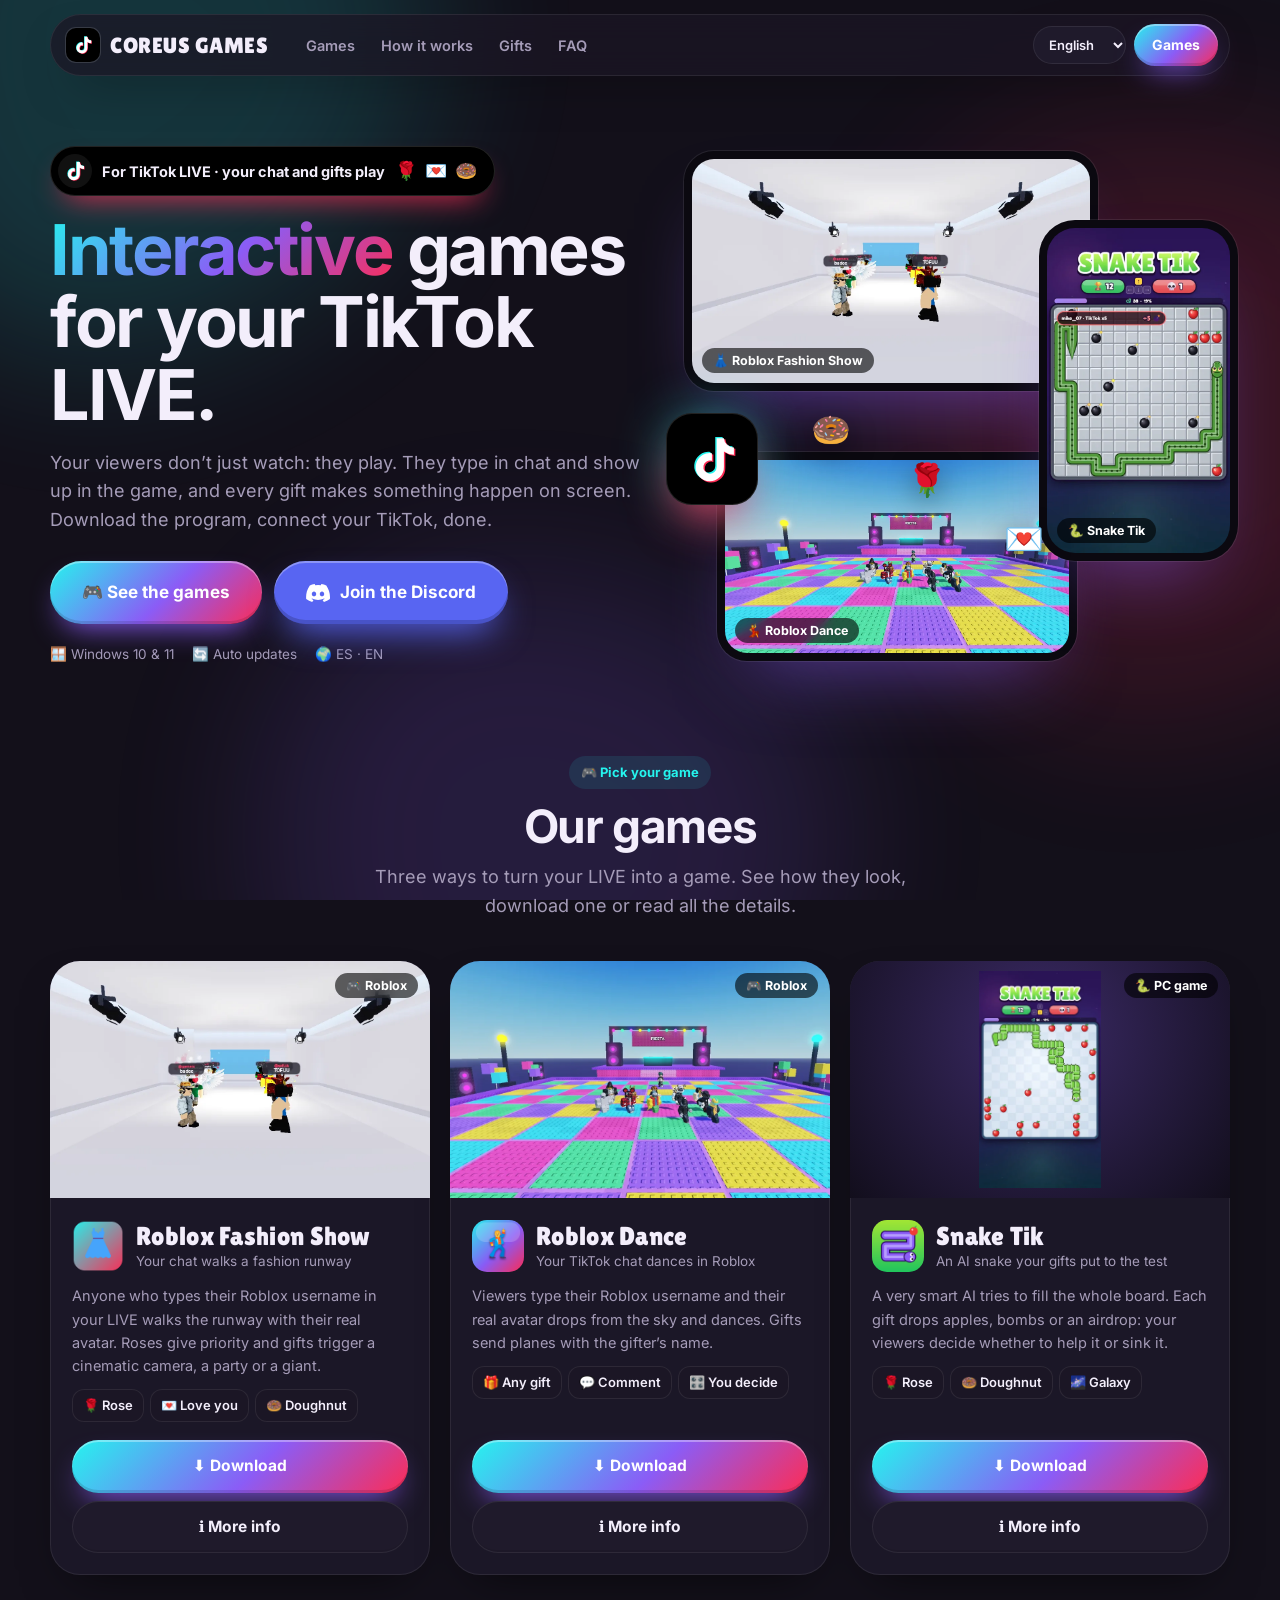
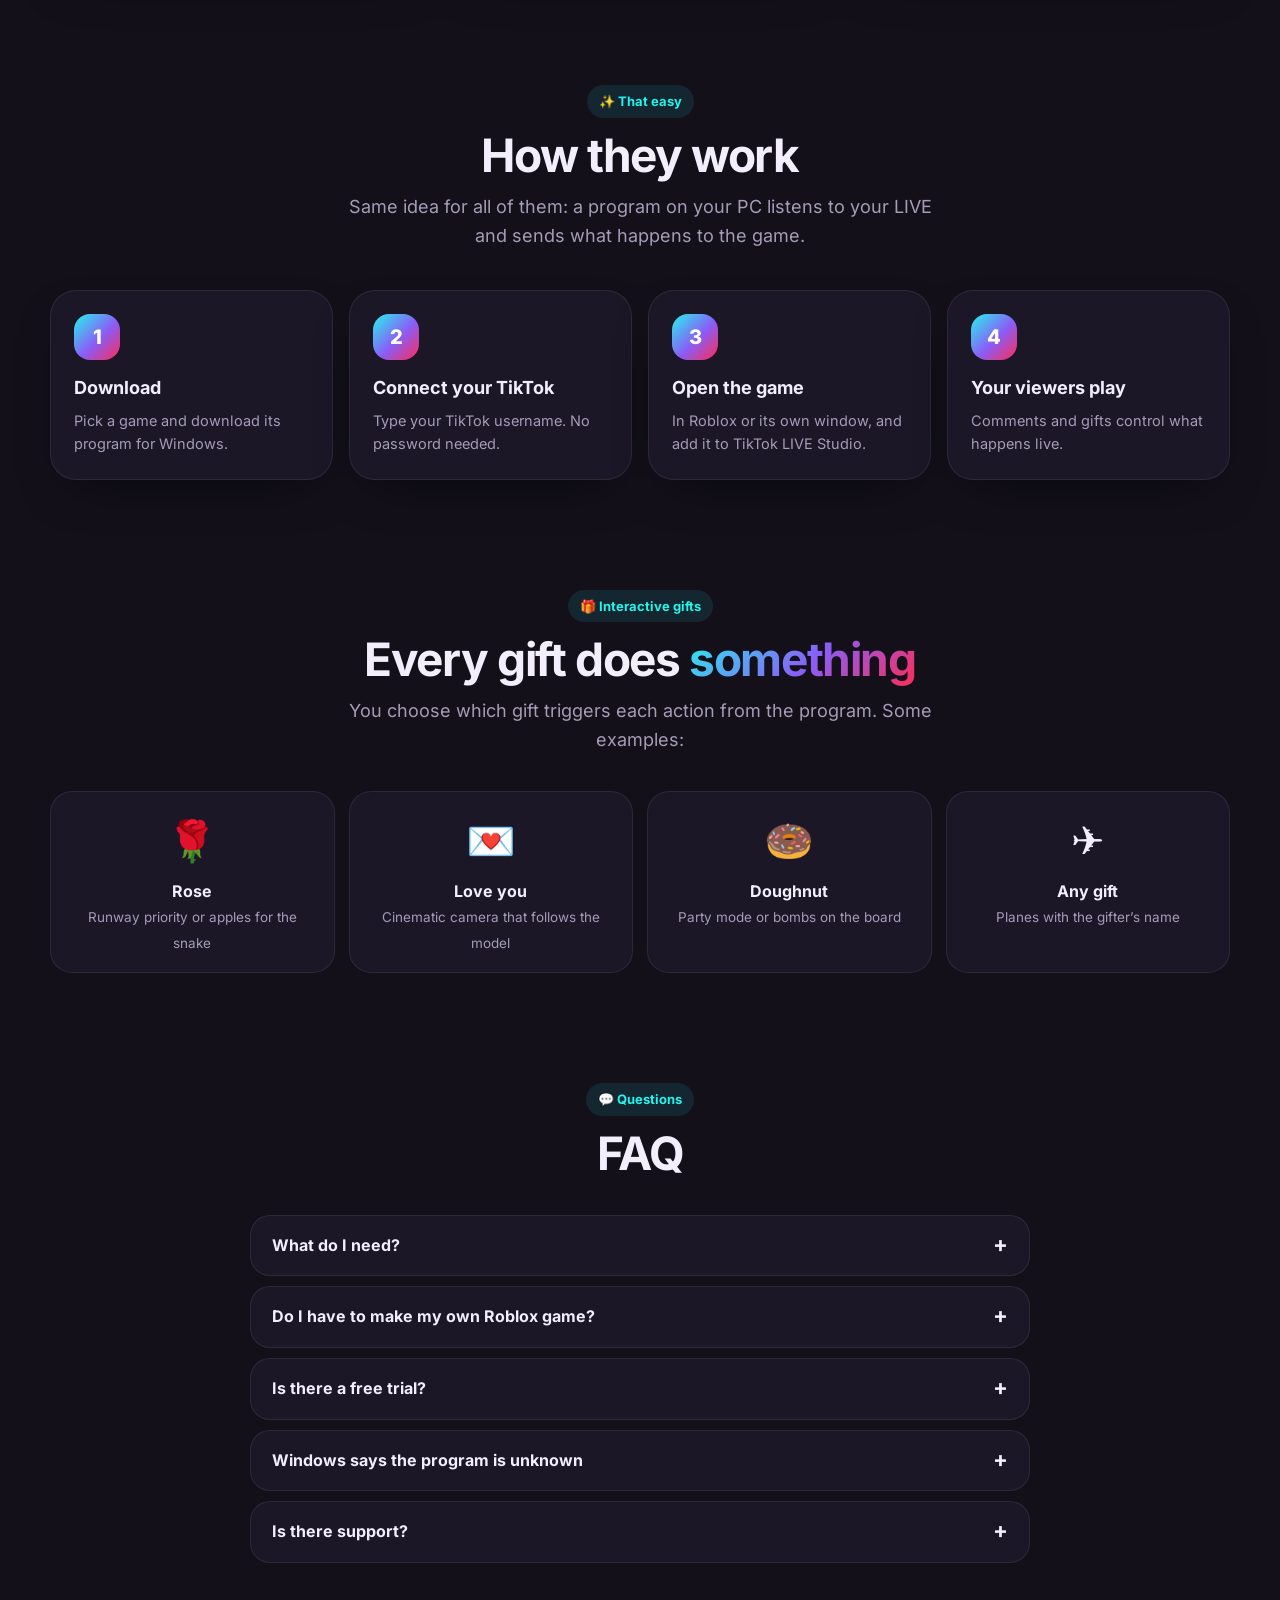
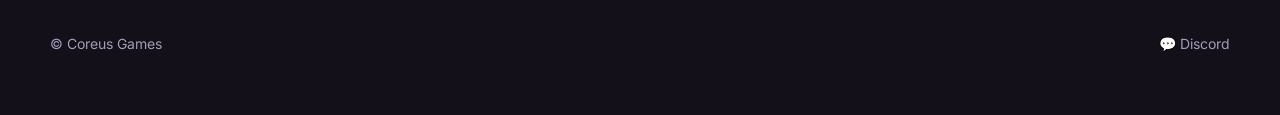
<file: index.html>
<!doctype html>
<html lang="es">
<head>
<meta charset="utf-8">
<meta name="viewport" content="width=device-width,initial-scale=1">
<title>Coreus Games · Juegos interactivos para TikTok LIVE</title>
<meta name="description" content="Juegos interactivos para tus directos de TikTok: Roblox Fashion Show, Roblox Dance y Snake Tik. Tu chat y tus regalos controlan el juego. Para Windows.">
<meta property="og:title" content="Coreus Games"><meta property="og:description" content="Juegos interactivos para tus TikTok LIVE: tu chat y tus regalos juegan."><meta property="og:image" content="img/fashion/pasarela.webp">
<link rel="icon" href="img/fashion/logo.png">
<link rel="stylesheet" href="styles.css?v=1">
</head>
<body>
<div class="blobs"><i></i><i></i><i></i></div>

<nav class="nav">
  <a class="brand" href="#top"><span class="mark" data-tt></span><span>COREUS GAMES</span></a>
  <div class="links"><a href="#games" data-t="navGames"></a><a href="#how" data-t="navHow"></a><a href="#gifts" data-t="navGifts"></a><a href="#faq" data-t="navFaq"></a></div>
  <div class="grow"></div>
  <select id="lang" class="lang" aria-label="Idioma / Language"></select>
  <a class="btn btn-primary btn-sm jelly" href="#games" data-t="navGames"></a>
</nav>

<header class="wrap hero" id="top">
  <div class="reveal">
    <div class="tt-badge"><span class="tt" data-tt></span><span data-t="ttBadge"></span><span class="gifts-row">🌹 💌 🍩</span></div>
    <h1 data-t-html="heroTitle"></h1>
    <p class="lead" data-t="heroLead"></p>
    <div class="cta">
      <a class="btn btn-primary btn-lg jelly" href="#games" data-t="seeGames"></a>
      <a class="btn btn-discord btn-lg jelly" data-discord target="_blank" rel="noopener"><span data-discord-ic></span><span data-t="joinDiscord"></span></a>
    </div>
    <div class="meta"><span data-t="metaWin"></span><span data-t="metaAuto"></span><span data-t="metaLang"></span></div>
  </div>
  <div class="reveal collage">
    <div class="shot a"><img src="img/fashion/pasarela.webp" alt="Roblox Fashion Show"><span class="label">👗 Roblox Fashion Show</span></div>
    <div class="shot b"><img src="img/dance/fiesta.webp" alt="Roblox Dance"><span class="label">💃 Roblox Dance</span></div>
    <div class="shot c"><img src="img/snake/g-bombs.webp" alt="Snake Tik"><span class="label">🐍 Snake Tik</span></div>
    <div class="tt-big" data-tt></div>
    <span class="float-gift" style="left:40%;bottom:30%">🌹</span>
    <span class="float-gift" style="left:58%;bottom:18%;animation-delay:-1.5s">💌</span>
    <span class="float-gift" style="left:22%;bottom:40%;animation-delay:-3s">🍩</span>
  </div>
</header>

<section class="wrap" id="games">
  <div class="center reveal"><span class="eyebrow" data-t="gamesEyebrow"></span><h2 data-t="gamesTitle"></h2><p class="lead" data-t="gamesLead"></p></div>
  <div class="games" id="gameCards"></div>
</section>

<section class="wrap" id="how">
  <div class="center reveal"><span class="eyebrow" data-t="howEyebrow"></span><h2 data-t="howTitle"></h2><p class="lead" data-t="howLead"></p></div>
  <div class="steps">
    <div class="step reveal"><div class="num">1</div><h3 data-t="h1t"></h3><p data-t="h1p"></p></div>
    <div class="step reveal"><div class="num">2</div><h3 data-t="h2t"></h3><p data-t="h2p"></p></div>
    <div class="step reveal"><div class="num">3</div><h3 data-t="h3t"></h3><p data-t="h3p"></p></div>
    <div class="step reveal"><div class="num">4</div><h3 data-t="h4t"></h3><p data-t="h4p"></p></div>
  </div>
</section>

<section class="wrap" id="gifts">
  <div class="center reveal"><span class="eyebrow" data-t="giftsEyebrow"></span><h2 data-t-html="giftsTitle"></h2><p class="lead" data-t="giftsLead"></p></div>
  <div class="gifts" id="giftCards"></div>
</section>

<section class="wrap" id="faq">
  <div class="center reveal"><span class="eyebrow" data-t="faqEyebrow"></span><h2 data-t="faqTitle"></h2></div>
  <div class="faq">
    <details class="reveal"><summary data-t="q1"></summary><p data-t="a1"></p></details>
    <details class="reveal"><summary data-t="q2"></summary><p data-t="a2"></p></details>
    <details class="reveal"><summary data-t="q3"></summary><p data-t="a3"></p></details>
    <details class="reveal"><summary data-t="q4"></summary><p data-t="a4"></p></details>
    <details class="reveal"><summary data-t="q5"></summary><p><span data-t="a5"></span> <a data-discord target="_blank" rel="noopener">discord.gg/K6TCjKAyds</a></p></details>
  </div>
</section>

<div class="wrap"><footer><span data-t="footer"></span><span><a data-discord target="_blank" rel="noopener">💬 Discord</a></span></footer></div>

<script src="data.js?v=1"></script>
<script src="main.js?v=1"></script>
</body>
</html>
</file>
<file: styles.css>
@font-face { font-family: Inter; src: url(fonts/Inter.woff2) format('woff2'); font-weight: 100 900; font-display: swap; }
@font-face { font-family: Lilita; src: url(fonts/LilitaOne.woff2) format('woff2'); font-display: swap; }
@font-face { font-family: Fredoka; src: url(fonts/Fredoka.woff2) format('woff2'); font-weight: 300 700; font-display: swap; }
:root {
  --bg: #13101a; --bg2: #1b1625; --card: #1f1a2bcc; --card-solid: #1f1a2b; --text: #f3eefb; --muted: #a59cb8; --line: #ffffff14;
  --cyan: #25f4ee; --red: #fe2c55; --violet: #8b5cf6; --lime: #a3e635;
  --grad: linear-gradient(135deg, #25f4ee, #8b5cf6 55%, #fe2c55);
  --shadow: 0 20px 50px -24px rgba(0, 0, 0, .7);
  --spring: cubic-bezier(.34, 1.56, .64, 1); --out: cubic-bezier(.16, 1, .3, 1);
  color-scheme: dark;
}
* { box-sizing: border-box; }
html { scroll-behavior: smooth; }
body { margin: 0; font: 16px/1.6 Inter, system-ui, sans-serif; color: var(--text); background: var(--bg); overflow-x: hidden; }
a { color: inherit; }
img { display: block; max-width: 100%; }

.blobs { position: fixed; inset: 0; z-index: -1; overflow: hidden; pointer-events: none; }
.blobs i { position: absolute; width: 46vmax; height: 46vmax; filter: blur(80px); opacity: .16; border-radius: 42% 58% 63% 37% / 41% 44% 56% 59%; animation: blob 22s ease-in-out infinite alternate; }
.blobs i:nth-child(1) { background: #25f4ee; top: -18vmax; left: -12vmax; }
.blobs i:nth-child(2) { background: #fe2c55; top: 10vmax; right: -16vmax; animation-delay: -6s; animation-duration: 26s; }
.blobs i:nth-child(3) { background: #8b5cf6; bottom: -20vmax; left: 20vmax; animation-delay: -12s; }
@keyframes blob { 50% { transform: translate(6vmax, 4vmax) rotate(40deg) scale(1.08); } 100% { transform: translate(-4vmax, 6vmax) rotate(-20deg) scale(.95); } }

/* botones gelatinosos */
.btn { position: relative; display: inline-flex; align-items: center; justify-content: center; gap: 10px; text-decoration: none; font-weight: 700; border: 0; cursor: pointer; border-radius: 999px;
  padding: 14px 24px; font-size: 15.5px; font-family: inherit; color: var(--text); transition: transform .35s var(--spring), box-shadow .3s; overflow: hidden; }
.btn-sm { padding: 10px 18px; font-size: 14px; }
.btn-lg { padding: 18px 32px; font-size: 17px; }
.btn-block { display: flex; width: 100%; }
.btn-primary { background: var(--grad); color: #fff; box-shadow: inset 0 2px 0 rgba(255,255,255,.35), inset 0 -3px 0 rgba(0,0,0,.12), 0 14px 30px -12px var(--violet); }
.btn-ghost { background: var(--card-solid); box-shadow: inset 0 -3px 0 rgba(0,0,0,.06), inset 0 0 0 1px var(--line); }
.btn-discord { color: #fff; background: #5865f2; box-shadow: inset 0 2px 0 rgba(255,255,255,.3), inset 0 -4px 0 rgba(0,0,0,.18), 0 18px 36px -12px #5865f2; }
.btn-discord svg { width: 24px; height: 24px; flex: none; }
.btn:hover { transform: translateY(-3px) scale(1.03); }
.btn:active { transform: scale(1.08, .88); transition-duration: .08s; }
.btn.wobble { animation: jelly .7s var(--spring); }
@keyframes jelly { 25% { transform: scale(1.14, .84); } 45% { transform: scale(.9, 1.1); } 65% { transform: scale(1.05, .96); } 82% { transform: scale(.98, 1.02); } }
.btn .goo { position: absolute; width: 12px; height: 12px; margin: -6px 0 0 -6px; border-radius: 50%; background: #fff; opacity: .35; pointer-events: none; animation: goo .7s var(--out) forwards; }
@keyframes goo { to { transform: scale(18); opacity: 0; } }

/* navegación */
.nav { position: sticky; top: 14px; z-index: 10; margin: 14px auto 0; width: min(1180px, calc(100% - 32px)); display: flex; align-items: center; gap: 8px; padding: 10px 12px 10px 16px;
  border-radius: 999px; background: rgba(27, 22, 37, .75); backdrop-filter: blur(14px); box-shadow: inset 0 0 0 1px var(--line), var(--shadow); }
.brand { display: flex; align-items: center; gap: 10px; text-decoration: none; font: 22px Lilita, sans-serif; letter-spacing: .5px; white-space: nowrap; }
.brand .mark { width: 34px; height: 34px; border-radius: 10px; background: #000; display: grid; place-items: center; box-shadow: 0 0 0 1px #ffffff22; }
.brand .mark svg { width: 22px; height: 22px; }
.nav .links { display: flex; gap: 2px; margin-left: 18px; }
.nav .links a { text-decoration: none; color: var(--muted); font-weight: 600; font-size: 14.5px; padding: 8px 12px; border-radius: 12px; transition: color .2s, background .2s; }
.nav .links a:hover { color: var(--text); background: rgba(255,255,255,.05); }
.nav .grow { flex: 1; }
.lang { font: 600 13px Inter, sans-serif; color: var(--text); background: var(--card-solid); border: 0; border-radius: 999px; padding: 10px 12px; box-shadow: inset 0 0 0 1px var(--line); cursor: pointer; }

/* secciones */
.wrap { width: min(1180px, calc(100% - 32px)); margin: 0 auto; }
section { padding: 90px 0 20px; }
.eyebrow { display: inline-flex; align-items: center; gap: 8px; font-size: 13px; font-weight: 700; color: var(--cyan); background: rgba(37, 244, 238, .1); padding: 6px 12px; border-radius: 999px; }
h1 { font-size: clamp(40px, 6vw, 70px); line-height: 1.03; letter-spacing: -.035em; margin: 18px 0; }
h1 .g, h2 .g { background: var(--grad); -webkit-background-clip: text; background-clip: text; color: transparent; }
h2 { font-size: clamp(30px, 4vw, 46px); letter-spacing: -.03em; margin: 12px 0; line-height: 1.1; }
.lead { color: var(--muted); font-size: 18px; max-width: 600px; }
.center { text-align: center; }
.center .lead { margin: 0 auto; }
.note { color: var(--muted); font-size: 13px; }

/* héroe */
.hero { display: grid; grid-template-columns: 1.05fr .95fr; gap: 48px; align-items: center; padding-top: 70px; }
.hero .cta { display: flex; gap: 12px; flex-wrap: wrap; margin-top: 26px; }
.hero .meta { display: flex; gap: 18px; margin-top: 20px; color: var(--muted); font-size: 13.5px; flex-wrap: wrap; }
.tt-badge { display: inline-flex; align-items: center; gap: 10px; flex-wrap: wrap; padding: 8px 16px 8px 8px; border-radius: 999px;
  background: #000; box-shadow: inset 0 0 0 1px #ffffff22, 0 14px 30px -14px #fe2c55; font-weight: 700; font-size: 14.5px; }
.tt-badge .tt { width: 34px; height: 34px; background: #111; border-radius: 50%; padding: 5px; }
.tt-badge .gifts-row { font-size: 18px; letter-spacing: 2px; }

/* collage del héroe: 3 juegos */
.collage { position: relative; aspect-ratio: 1 / .92; }
.collage .shot { position: absolute; border-radius: 22px; overflow: hidden; background: #0b0910; box-shadow: 0 0 0 8px #0b0910, 0 0 0 9px rgba(255,255,255,.08), 0 40px 80px -30px rgba(139, 92, 246, .6); }
.collage .shot img { width: 100%; height: 100%; object-fit: cover; }
.collage .a { width: 74%; aspect-ratio: 16 / 9; left: 0; top: 0; animation: bob 7s ease-in-out infinite; }
.collage .b { width: 64%; aspect-ratio: 16 / 9; left: 6%; bottom: 0; animation: bob 8s ease-in-out -3s infinite; }
.collage .c { width: 34%; aspect-ratio: 9 / 16; right: 0; top: 14%; border-radius: 28px; animation: bob 6s ease-in-out -1s infinite; }
.collage .label { position: absolute; left: 10px; bottom: 10px; padding: 5px 11px; border-radius: 999px; background: rgba(0,0,0,.6); color: #fff; font: 700 12.5px Inter; backdrop-filter: blur(6px); }
.collage .tt-big { position: absolute; left: -26px; bottom: 30%; width: 92px; aspect-ratio: 1; border-radius: 28%; background: #000; display: grid; place-items: center;
  box-shadow: inset 0 0 0 1px #ffffff22, 0 24px 50px -16px #fe2c55, 0 0 60px -16px #25f4ee; animation: ttFloat 5s ease-in-out infinite; z-index: 2; }
.collage .tt-big svg { width: 62%; }
.float-gift { position: absolute; font-size: 32px; animation: up 4.5s ease-in-out infinite; filter: drop-shadow(0 8px 14px rgba(0,0,0,.4)); z-index: 3; }
@keyframes up { 0% { transform: translateY(10px) scale(.9); opacity: 0; } 20% { opacity: 1; } 100% { transform: translateY(-140px) scale(1.1); opacity: 0; } }
@keyframes bob { 50% { transform: translateY(-10px); } }
@keyframes ttFloat { 50% { transform: translateY(-12px) rotate(-4deg); } }

/* pasos */
.steps { display: grid; grid-template-columns: repeat(4, 1fr); gap: 16px; margin-top: 40px; }
.step, .feat { background: var(--card); border-radius: 26px; padding: 24px; box-shadow: inset 0 0 0 1px var(--line), var(--shadow); transition: transform .4s var(--spring); }
.step:hover { transform: translateY(-8px) rotate(-1deg); }
.step .num { width: 46px; height: 46px; border-radius: 16px; display: grid; place-items: center; font-weight: 800; font-size: 20px; color: #fff; background: var(--grad); }
.step h3, .feat h3 { margin: 14px 0 6px; font-size: 18px; }
.step p, .feat p { margin: 0; color: var(--muted); font-size: 14.5px; }

/* tarjetas de juegos */
.games { display: grid; grid-template-columns: repeat(3, 1fr); gap: 20px; margin-top: 40px; }
.game { display: flex; flex-direction: column; background: var(--card); border-radius: 30px; overflow: hidden; box-shadow: inset 0 0 0 1px var(--line), var(--shadow); transition: transform .45s var(--spring); }
.game:hover { transform: translateY(-8px); }
.game .pv { position: relative; aspect-ratio: 16 / 10; overflow: hidden; background: radial-gradient(circle at 50% 30%, #3b2a66, #120e1c); }
.game .pv img { position: absolute; inset: 0; width: 100%; height: 100%; object-fit: cover; opacity: 0; transition: opacity 1s; }
.game .pv img.on { opacity: 1; }
.game .pv.tall img { object-fit: contain; padding: 10px 0; }
.game .pv .kind { position: absolute; right: 12px; top: 12px; padding: 5px 11px; border-radius: 999px; background: rgba(0,0,0,.6); color: #fff; font: 700 12.5px Inter; backdrop-filter: blur(6px); z-index: 1; }
.game .body { padding: 22px; display: flex; flex-direction: column; gap: 12px; flex: 1; }
.game .head { display: flex; align-items: center; gap: 12px; }
.game .head img { width: 52px; height: 52px; border-radius: 15px; }
.game h3 { margin: 0; font: 26px Lilita, sans-serif; letter-spacing: .3px; }
.game .tag { color: var(--muted); font-size: 13.5px; }
.game p { margin: 0; color: var(--muted); font-size: 14.5px; }
.chips { display: flex; flex-wrap: wrap; gap: 6px; }
.chip { padding: 6px 11px; border-radius: 12px; background: var(--bg2); font-size: 13px; font-weight: 600; box-shadow: inset 0 0 0 1px var(--line); }
.game .actions { margin-top: auto; display: grid; gap: 8px; padding-top: 6px; }

/* regalos */
.gifts { display: grid; grid-template-columns: repeat(4, 1fr); gap: 14px; margin-top: 36px; }
.gift { background: var(--card); border-radius: 22px; padding: 18px; text-align: center; box-shadow: inset 0 0 0 1px var(--line); transition: transform .4s var(--spring); }
.gift:hover { transform: translateY(-6px) scale(1.03); }
.gift .e { font-size: 40px; }
.gift b { display: block; margin-top: 6px; }
.gift span { color: var(--muted); font-size: 13.5px; }

/* preguntas */
.faq { max-width: 780px; margin: 36px auto 0; display: grid; gap: 10px; }
.faq details { background: var(--card); border-radius: 20px; padding: 18px 22px; box-shadow: inset 0 0 0 1px var(--line); }
.faq summary { cursor: pointer; font-weight: 700; list-style: none; display: flex; justify-content: space-between; gap: 12px; }
.faq summary::after { content: "+"; font-size: 22px; line-height: 1; transition: transform .3s var(--spring); }
.faq details[open] summary::after { transform: rotate(45deg); }
.faq p { color: var(--muted); margin: 10px 0 0; }

/* página de un juego */
.ghero { display: grid; grid-template-columns: .95fr 1.05fr; gap: 44px; align-items: center; padding-top: 60px; }
.ghero .logo { width: 88px; height: 88px; border-radius: 24px; }
.back { display: inline-flex; gap: 6px; color: var(--muted); text-decoration: none; font-weight: 600; font-size: 14px; margin-bottom: 12px; }
.back:hover { color: var(--text); }
.gallery { display: grid; gap: 12px; }
.gallery .main { position: relative; border-radius: 24px; overflow: hidden; aspect-ratio: 16 / 10; background: radial-gradient(circle at 50% 30%, #3b2a66, #120e1c);
  box-shadow: 0 0 0 8px #0b0910, 0 0 0 9px rgba(255,255,255,.08), 0 40px 80px -30px rgba(139, 92, 246, .6); }
.gallery .main img { width: 100%; height: 100%; object-fit: cover; }
.gallery .main.tall img { object-fit: contain; }
.gallery .thumbs { display: flex; gap: 10px; overflow-x: auto; padding: 4px; }
.gallery .thumbs button { flex: none; width: 110px; aspect-ratio: 16 / 10; border: 0; padding: 0; border-radius: 14px; overflow: hidden; cursor: pointer; background: #120e1c; opacity: .55; transition: opacity .2s, transform .3s var(--spring); }
.gallery .thumbs button.on, .gallery .thumbs button:hover { opacity: 1; transform: translateY(-3px); }
.gallery .thumbs img { width: 100%; height: 100%; object-fit: cover; }
.feats { display: grid; grid-template-columns: repeat(3, 1fr); gap: 16px; margin-top: 36px; }
.feat .ic { font-size: 32px; }
.giftrows { max-width: 780px; margin: 30px auto 0; display: grid; gap: 10px; }
.giftrow { display: flex; align-items: center; gap: 16px; background: var(--card); border-radius: 20px; padding: 14px 20px; box-shadow: inset 0 0 0 1px var(--line); }
.giftrow .e { font-size: 30px; }
.giftrow b { min-width: 110px; }
.giftrow span { color: var(--muted); }
.download { text-align: center; background: var(--card); border-radius: 36px; padding: 54px 26px; box-shadow: inset 0 0 0 1px var(--line), var(--shadow); }
.download img { width: 92px; height: 92px; border-radius: 26px; margin: 0 auto 16px; animation: bob 5s ease-in-out infinite; }
.download .cta { display: flex; gap: 12px; justify-content: center; flex-wrap: wrap; margin-top: 22px; }

footer { padding: 50px 0 60px; color: var(--muted); font-size: 14px; display: flex; gap: 16px; justify-content: space-between; flex-wrap: wrap; }
footer a { text-decoration: none; }
footer a:hover { color: var(--text); }

.reveal { opacity: 0; transform: translateY(26px); transition: opacity .8s var(--out), transform .8s var(--out); }
.reveal.in { opacity: 1; transform: none; }

@media (max-width: 1000px) {
  .hero, .ghero { grid-template-columns: 1fr; }
  .games { grid-template-columns: 1fr 1fr; }
  .steps, .gifts, .feats { grid-template-columns: 1fr 1fr; }
  .nav .links { display: none; }
  .collage .tt-big { left: 0; }
}
@media (max-width: 640px) {
  .games, .steps, .gifts, .feats { grid-template-columns: 1fr; }
  .brand span { display: none; }
  .giftrow { flex-wrap: wrap; }
}
@media (prefers-reduced-motion: reduce) { *, *::before, *::after { animation: none !important; transition: none !important; } .reveal { opacity: 1; transform: none; } }
</file>
